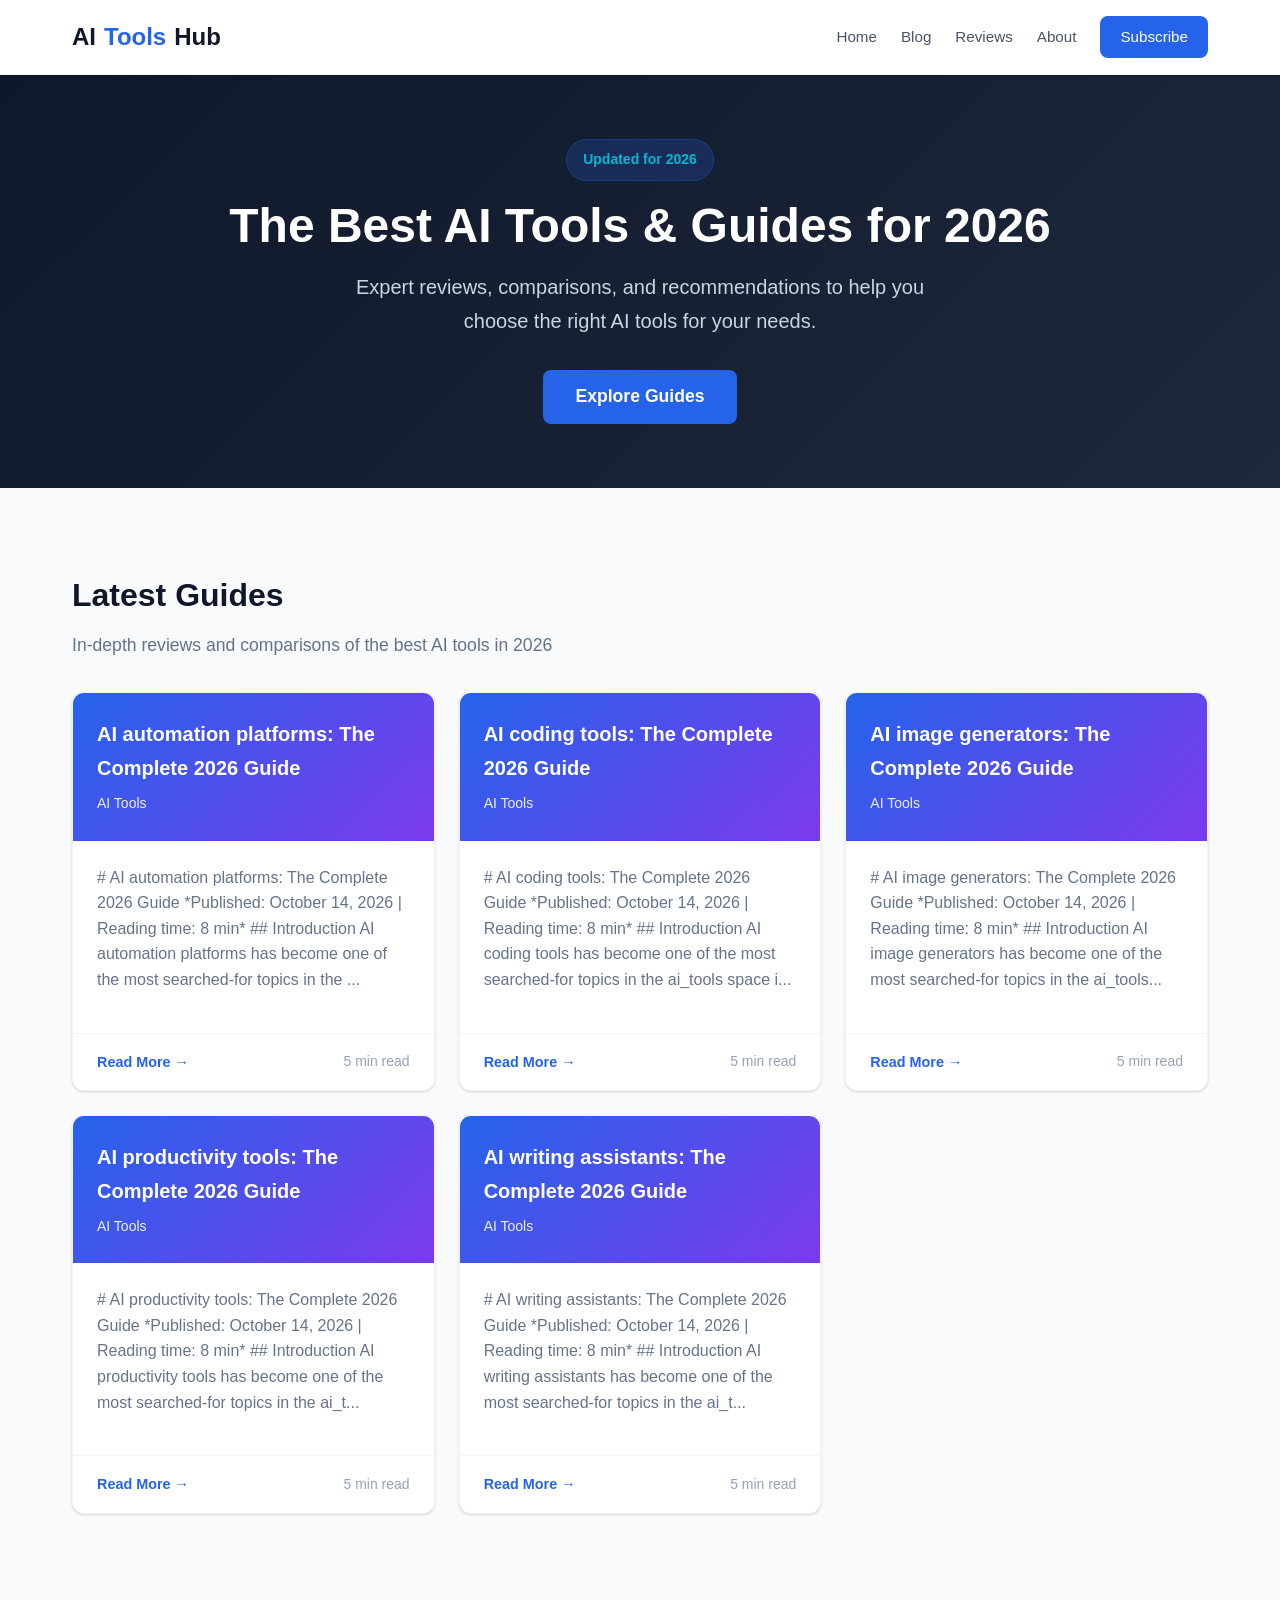
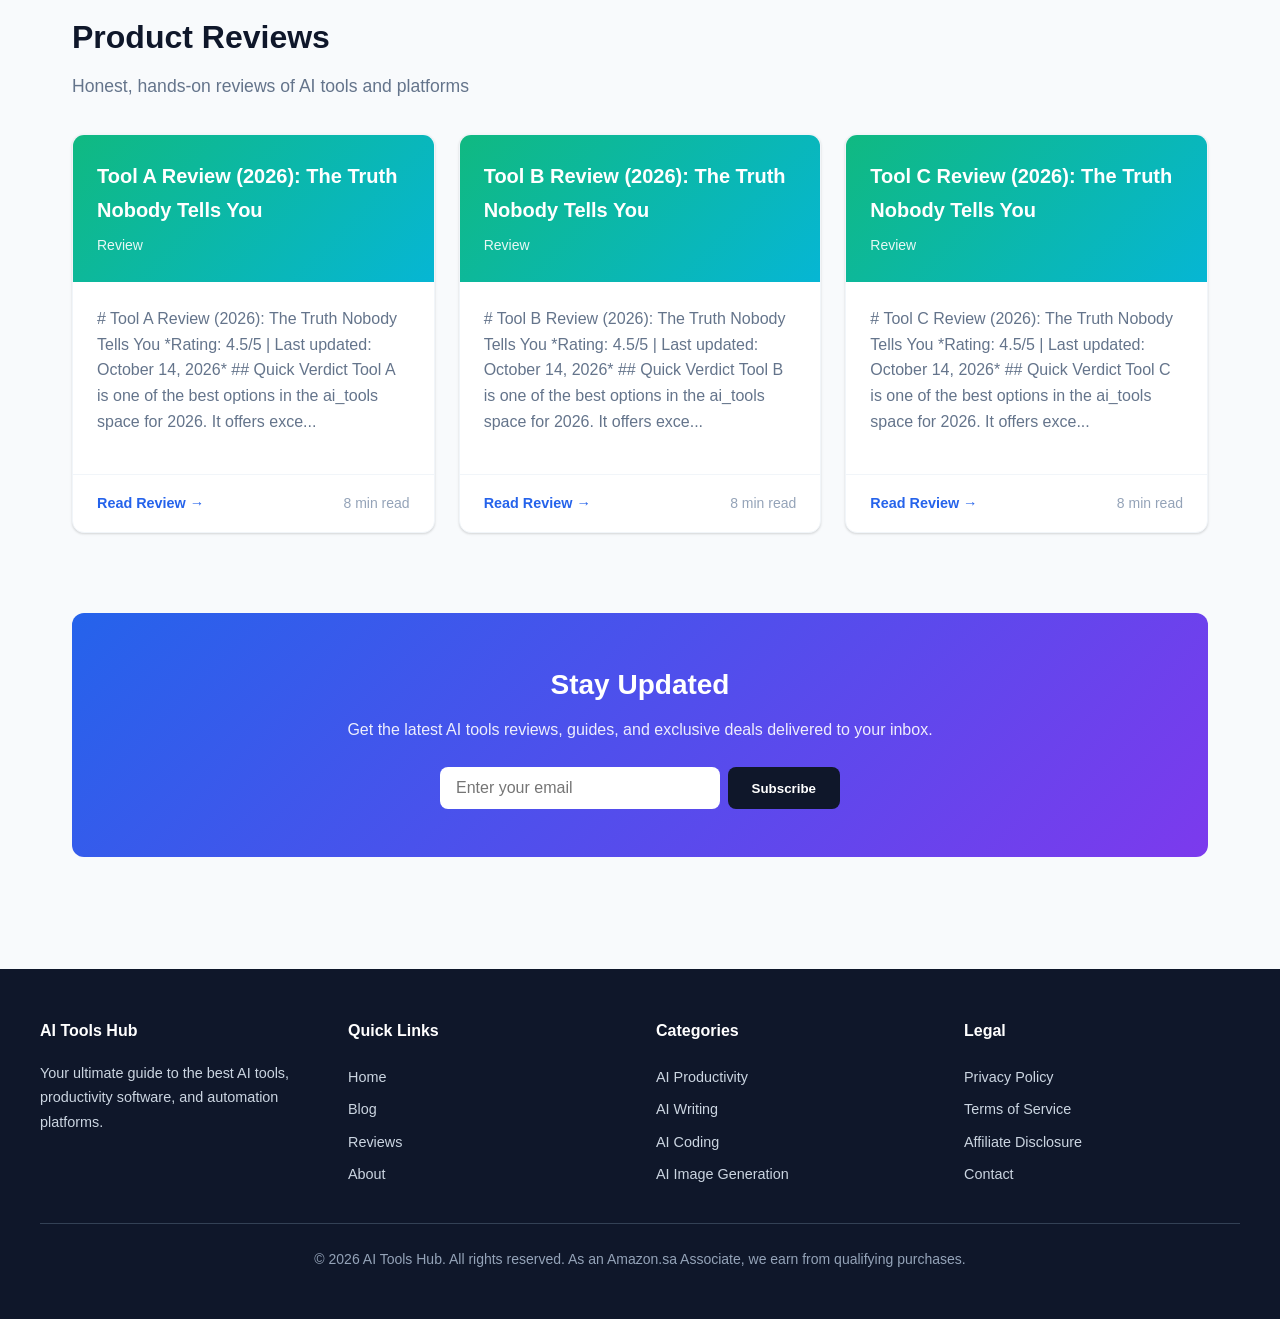
<file: index.html>
<!DOCTYPE html>
<html lang="en">
<head>
    <meta charset="UTF-8">
    <meta name="viewport" content="width=device-width, initial-scale=1.0">
    <meta name="description" content="AI Tools Hub — Your ultimate guide to the best AI tools, productivity software, and automation platforms in 2026.">
    <title>AI Tools Hub — Best AI Tools & Guides 2026</title>
    <link rel="stylesheet" href="css/style.css">
    <link rel="icon" href="data:image/svg+xml,<svg xmlns='http://www.w3.org/2000/svg' viewBox='0 0 100 100'><text y='.9em' font-size='90'>AI</text></svg>">
</head>
<body>
    <header class="header">
        <div class="header-inner">
            <a href="index.html" class="logo">AI<span>Tools</span>Hub</a>
            <nav class="nav">
                <a href="index.html" class="active">Home</a>
<a href="posts.html">Blog</a>
<a href="reviews.html">Reviews</a>
<a href="about.html">About</a>

                <a href="#newsletter" class="nav-cta">Subscribe</a>
            </nav>
        </div>
    </header>
    <section class="hero">
        <div class="hero-badge">Updated for 2026</div>
        <h1>The Best AI Tools & Guides for 2026</h1>
        <p>Expert reviews, comparisons, and recommendations to help you choose the right AI tools for your needs.</p>
        <a href="posts.html" class="cta-button">Explore Guides</a>
    </section>

    <div class="container">
        <section class="section">
            <h2 class="section-title">Latest Guides</h2>
            <p class="section-subtitle">In-depth reviews and comparisons of the best AI tools in 2026</p>
            <div class="cards-grid">

                <div class="card">
                    <div class="card-header">
                        <h3>AI automation platforms: The Complete 2026 Guide</h3>
                        <span class="category">AI Tools</span>
                    </div>
                    <div class="card-body">
                        <p># AI automation platforms: The Complete 2026 Guide  *Published: October 14, 2026 | Reading time: 8 min*  ## Introduction  AI automation platforms has become one of the most searched-for topics in the ...</p>
                    </div>
                    <div class="card-footer">
                        <a href="posts/AI_automation_platforms.html" class="card-link">Read More →</a>
                        <span style="color: var(--gray-500); font-size: 0.875rem;">5 min read</span>
                    </div>
                </div>

                <div class="card">
                    <div class="card-header">
                        <h3>AI coding tools: The Complete 2026 Guide</h3>
                        <span class="category">AI Tools</span>
                    </div>
                    <div class="card-body">
                        <p># AI coding tools: The Complete 2026 Guide  *Published: October 14, 2026 | Reading time: 8 min*  ## Introduction  AI coding tools has become one of the most searched-for topics in the ai_tools space i...</p>
                    </div>
                    <div class="card-footer">
                        <a href="posts/AI_coding_tools.html" class="card-link">Read More →</a>
                        <span style="color: var(--gray-500); font-size: 0.875rem;">5 min read</span>
                    </div>
                </div>

                <div class="card">
                    <div class="card-header">
                        <h3>AI image generators: The Complete 2026 Guide</h3>
                        <span class="category">AI Tools</span>
                    </div>
                    <div class="card-body">
                        <p># AI image generators: The Complete 2026 Guide  *Published: October 14, 2026 | Reading time: 8 min*  ## Introduction  AI image generators has become one of the most searched-for topics in the ai_tools...</p>
                    </div>
                    <div class="card-footer">
                        <a href="posts/AI_image_generators.html" class="card-link">Read More →</a>
                        <span style="color: var(--gray-500); font-size: 0.875rem;">5 min read</span>
                    </div>
                </div>

                <div class="card">
                    <div class="card-header">
                        <h3>AI productivity tools: The Complete 2026 Guide</h3>
                        <span class="category">AI Tools</span>
                    </div>
                    <div class="card-body">
                        <p># AI productivity tools: The Complete 2026 Guide  *Published: October 14, 2026 | Reading time: 8 min*  ## Introduction  AI productivity tools has become one of the most searched-for topics in the ai_t...</p>
                    </div>
                    <div class="card-footer">
                        <a href="posts/AI_productivity_tools.html" class="card-link">Read More →</a>
                        <span style="color: var(--gray-500); font-size: 0.875rem;">5 min read</span>
                    </div>
                </div>

                <div class="card">
                    <div class="card-header">
                        <h3>AI writing assistants: The Complete 2026 Guide</h3>
                        <span class="category">AI Tools</span>
                    </div>
                    <div class="card-body">
                        <p># AI writing assistants: The Complete 2026 Guide  *Published: October 14, 2026 | Reading time: 8 min*  ## Introduction  AI writing assistants has become one of the most searched-for topics in the ai_t...</p>
                    </div>
                    <div class="card-footer">
                        <a href="posts/AI_writing_assistants.html" class="card-link">Read More →</a>
                        <span style="color: var(--gray-500); font-size: 0.875rem;">5 min read</span>
                    </div>
                </div>

            </div>
        </section>

        <section class="section">
            <h2 class="section-title">Product Reviews</h2>
            <p class="section-subtitle">Honest, hands-on reviews of AI tools and platforms</p>
            <div class="cards-grid">

                <div class="card">
                    <div class="card-header" style="background: linear-gradient(135deg, var(--success) 0%, var(--accent) 100%);">
                        <h3>Tool A Review (2026): The Truth Nobody Tells You</h3>
                        <span class="category">Review</span>
                    </div>
                    <div class="card-body">
                        <p># Tool A Review (2026): The Truth Nobody Tells You  *Rating: 4.5/5 | Last updated: October 14, 2026*  ## Quick Verdict  Tool A is one of the best options in the ai_tools space for 2026. It offers exce...</p>
                    </div>
                    <div class="card-footer">
                        <a href="reviews/Tool_A_1.html" class="card-link">Read Review →</a>
                        <span style="color: var(--gray-500); font-size: 0.875rem;">8 min read</span>
                    </div>
                </div>

                <div class="card">
                    <div class="card-header" style="background: linear-gradient(135deg, var(--success) 0%, var(--accent) 100%);">
                        <h3>Tool B Review (2026): The Truth Nobody Tells You</h3>
                        <span class="category">Review</span>
                    </div>
                    <div class="card-body">
                        <p># Tool B Review (2026): The Truth Nobody Tells You  *Rating: 4.5/5 | Last updated: October 14, 2026*  ## Quick Verdict  Tool B is one of the best options in the ai_tools space for 2026. It offers exce...</p>
                    </div>
                    <div class="card-footer">
                        <a href="reviews/Tool_B_2.html" class="card-link">Read Review →</a>
                        <span style="color: var(--gray-500); font-size: 0.875rem;">8 min read</span>
                    </div>
                </div>

                <div class="card">
                    <div class="card-header" style="background: linear-gradient(135deg, var(--success) 0%, var(--accent) 100%);">
                        <h3>Tool C Review (2026): The Truth Nobody Tells You</h3>
                        <span class="category">Review</span>
                    </div>
                    <div class="card-body">
                        <p># Tool C Review (2026): The Truth Nobody Tells You  *Rating: 4.5/5 | Last updated: October 14, 2026*  ## Quick Verdict  Tool C is one of the best options in the ai_tools space for 2026. It offers exce...</p>
                    </div>
                    <div class="card-footer">
                        <a href="reviews/Tool_C_3.html" class="card-link">Read Review →</a>
                        <span style="color: var(--gray-500); font-size: 0.875rem;">8 min read</span>
                    </div>
                </div>

            </div>
        </section>

        <section id="newsletter">
            <div class="newsletter">
                <h2>Stay Updated</h2>
                <p>Get the latest AI tools reviews, guides, and exclusive deals delivered to your inbox.</p>
                <form class="newsletter-form" onsubmit="handleSubscribe(event)">
                    <input type="email" placeholder="Enter your email" required>
                    <button type="submit">Subscribe</button>
                </form>
            </div>
        </section>
    </div>

    <footer class="footer">
        <div class="footer-inner">
            <div>
                <h4>AI Tools Hub</h4>
                <p style="font-size: 0.9rem; margin-top: 0.5rem;">Your ultimate guide to the best AI tools, productivity software, and automation platforms.</p>
            </div>
            <div>
                <h4>Quick Links</h4>
                <a href="index.html">Home</a>
                <a href="posts.html">Blog</a>
                <a href="reviews.html">Reviews</a>
                <a href="about.html">About</a>
            </div>
            <div>
                <h4>Categories</h4>
                <a href="posts.html">AI Productivity</a>
                <a href="posts.html">AI Writing</a>
                <a href="posts.html">AI Coding</a>
                <a href="posts.html">AI Image Generation</a>
            </div>
            <div>
                <h4>Legal</h4>
                <a href="#">Privacy Policy</a>
                <a href="#">Terms of Service</a>
                <a href="#">Affiliate Disclosure</a>
                <a href="#">Contact</a>
            </div>
        </div>
        <div class="footer-bottom">
            <p>&copy; 2026 AI Tools Hub. All rights reserved. As an Amazon.sa Associate, we earn from qualifying purchases.</p>
        </div>
    </footer>
    <script src="js/main.js"></script>
</body>
</html>
</file>
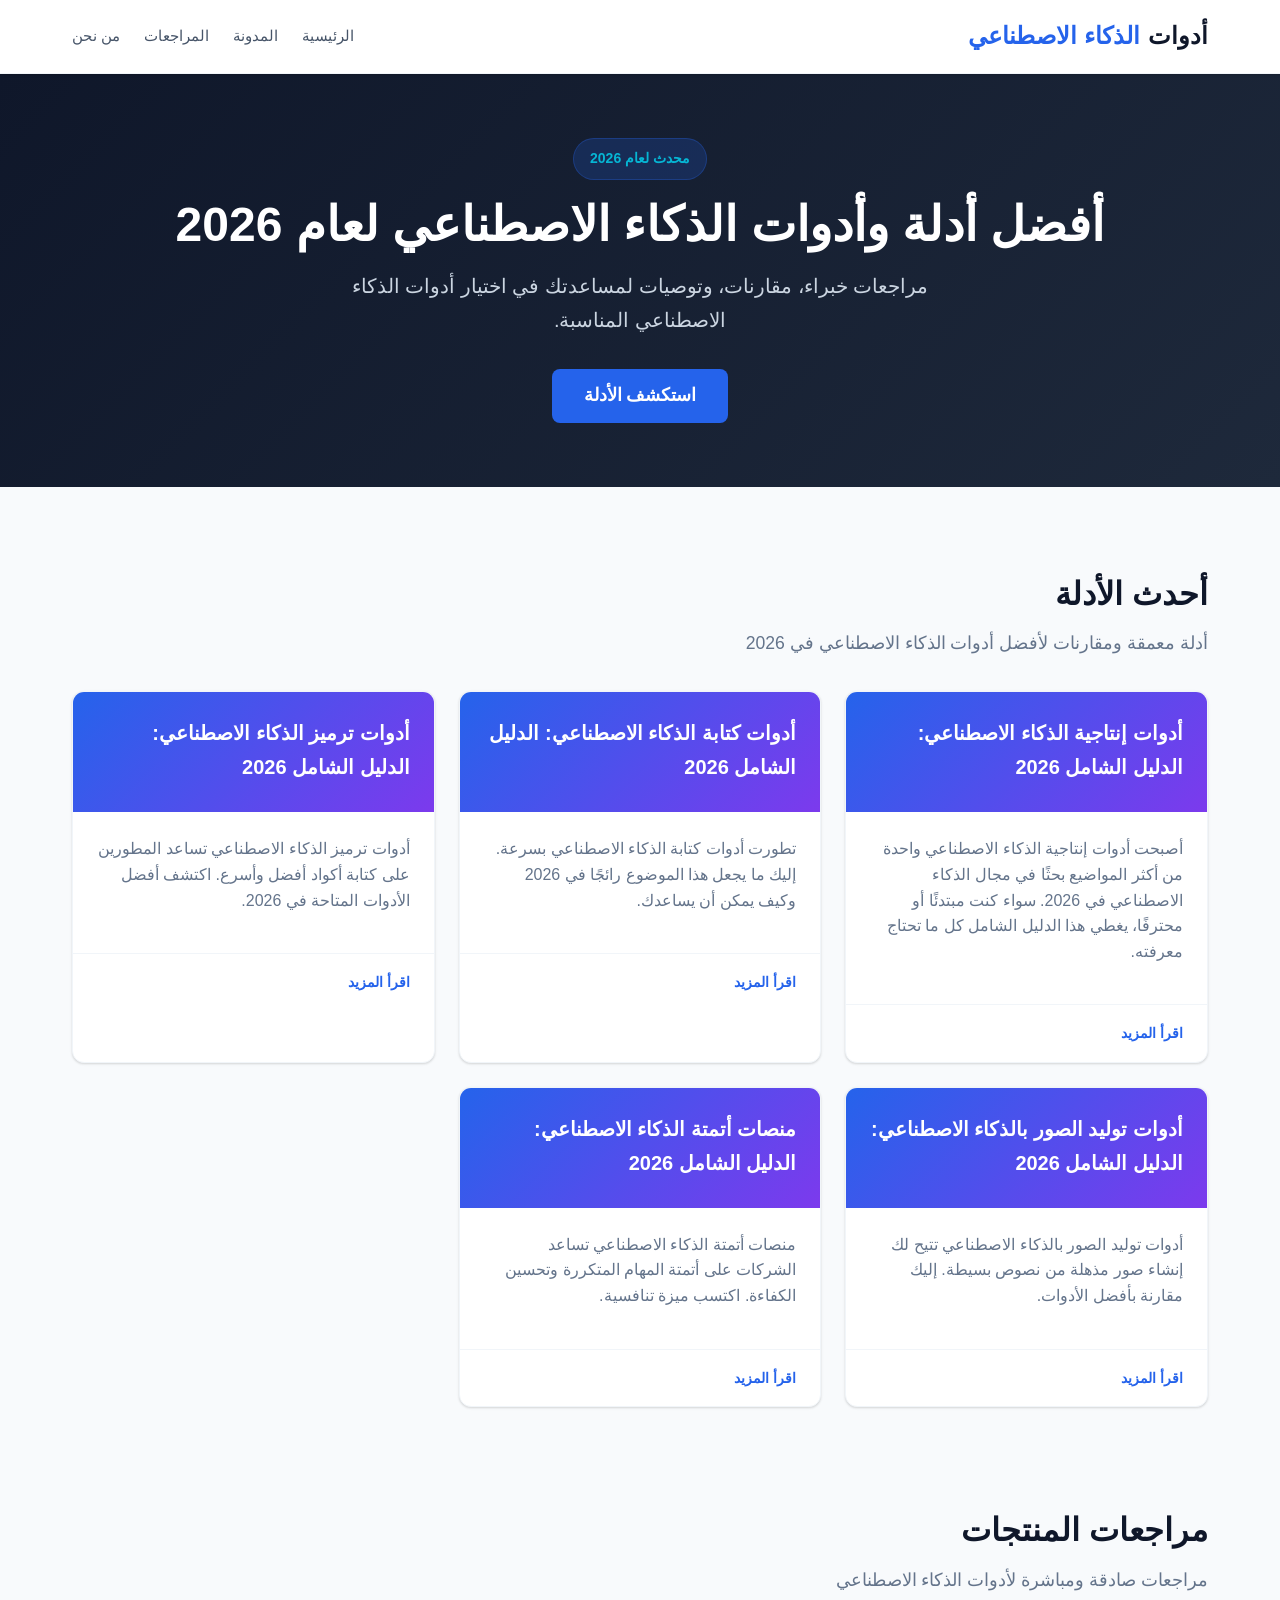
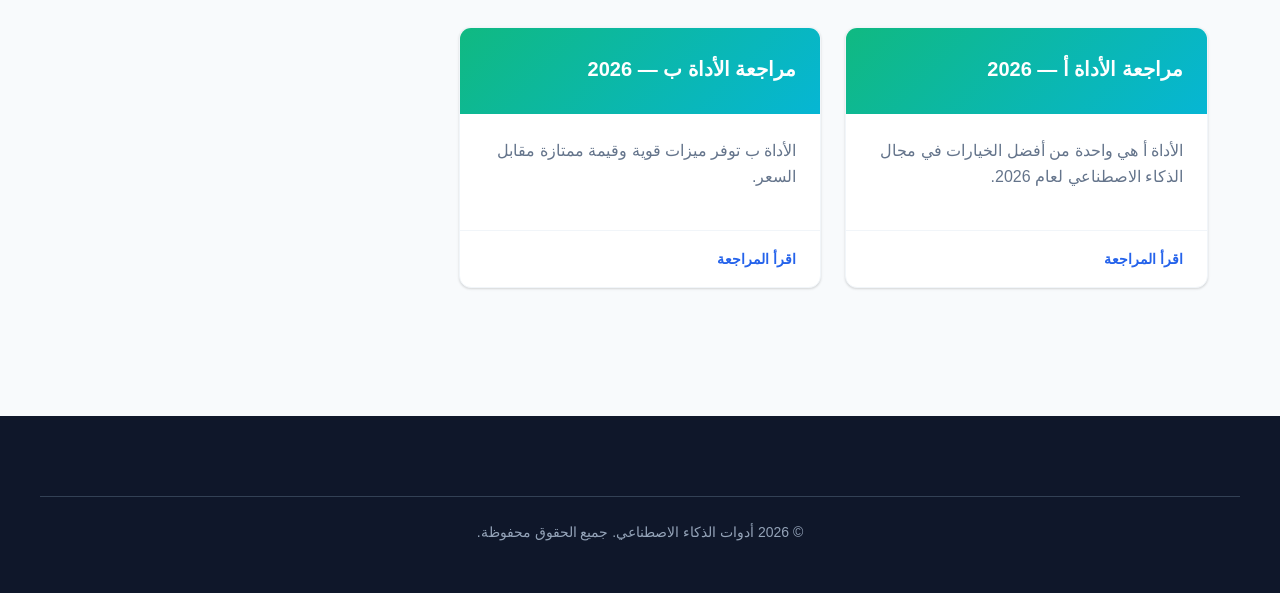
<file: ar/index.html>
<!DOCTYPE html>
<html lang="ar" dir="rtl">
<head>
    <meta charset="UTF-8">
    <meta name="viewport" content="width=device-width, initial-scale=1.0">
    <meta name="description" content="موقع أدوات الذكاء الاصطناعي — دليلك الشامل لأفضل أدوات الذكاء الاصطناعي والبرمجيات والأتمتة في 2026.">
    <title>أدوات الذكاء الاصطناعي — أفضل الأدلة والمراجعات 2026</title>
    <link rel="stylesheet" href="style.css">
    <link rel="icon" href="data:image/svg+xml,<svg xmlns='http://www.w3.org/2000/svg' viewBox='0 0 100 100'><text y='.9em' font-size='90'>AI</text></svg>">
</head>
<body>
    <header class="header">
        <div class="header-inner">
            <a href="index.html" class="logo">أدوات <span>الذكاء الاصطناعي</span></a>
            <nav class="nav">
                <a href="index.html">الرئيسية</a>
                <a href="../posts.html">المدونة</a>
                <a href="../reviews.html">المراجعات</a>
                <a href="../about.html">من نحن</a>
            </nav>
        </div>
    </header>
    <section class="hero">
        <div class="hero-badge">محدث لعام 2026</div>
        <h1>أفضل أدلة وأدوات الذكاء الاصطناعي لعام 2026</h1>
        <p>مراجعات خبراء، مقارنات، وتوصيات لمساعدتك في اختيار أدوات الذكاء الاصطناعي المناسبة.</p>
        <a href="../posts.html" class="cta-button">استكشف الأدلة</a>
    </section>
    <div class="container">
        <section class="section">
            <h2 class="section-title">أحدث الأدلة</h2>
            <p class="section-subtitle">أدلة معمقة ومقارنات لأفضل أدوات الذكاء الاصطناعي في 2026</p>
            <div class="cards-grid">
                <div class="card">
                    <div class="card-header">
                        <h3>أدوات إنتاجية الذكاء الاصطناعي: الدليل الشامل 2026</h3>
                    </div>
                    <div class="card-body">
                        <p>أصبحت أدوات إنتاجية الذكاء الاصطناعي واحدة من أكثر المواضيع بحثًا في مجال الذكاء الاصطناعي في 2026. سواء كنت مبتدئًا أو محترفًا، يغطي هذا الدليل الشامل كل ما تحتاج معرفته.</p>
                    </div>
                    <div class="card-footer">
                        <a href="../posts/AI_productivity_tools.html" class="card-link">اقرأ المزيد</a>
                    </div>
                </div>
                <div class="card">
                    <div class="card-header">
                        <h3>أدوات كتابة الذكاء الاصطناعي: الدليل الشامل 2026</h3>
                    </div>
                    <div class="card-body">
                        <p>تطورت أدوات كتابة الذكاء الاصطناعي بسرعة. إليك ما يجعل هذا الموضوع رائجًا في 2026 وكيف يمكن أن يساعدك.</p>
                    </div>
                    <div class="card-footer">
                        <a href="../posts/AI_writing_assistants.html" class="card-link">اقرأ المزيد</a>
                    </div>
                </div>
                <div class="card">
                    <div class="card-header">
                        <h3>أدوات ترميز الذكاء الاصطناعي: الدليل الشامل 2026</h3>
                    </div>
                    <div class="card-body">
                        <p>أدوات ترميز الذكاء الاصطناعي تساعد المطورين على كتابة أكواد أفضل وأسرع. اكتشف أفضل الأدوات المتاحة في 2026.</p>
                    </div>
                    <div class="card-footer">
                        <a href="../posts/AI_coding_tools.html" class="card-link">اقرأ المزيد</a>
                    </div>
                </div>
                <div class="card">
                    <div class="card-header">
                        <h3>أدوات توليد الصور بالذكاء الاصطناعي: الدليل الشامل 2026</h3>
                    </div>
                    <div class="card-body">
                        <p>أدوات توليد الصور بالذكاء الاصطناعي تتيح لك إنشاء صور مذهلة من نصوص بسيطة. إليك مقارنة بأفضل الأدوات.</p>
                    </div>
                    <div class="card-footer">
                        <a href="../posts/AI_image_generators.html" class="card-link">اقرأ المزيد</a>
                    </div>
                </div>
                <div class="card">
                    <div class="card-header">
                        <h3>منصات أتمتة الذكاء الاصطناعي: الدليل الشامل 2026</h3>
                    </div>
                    <div class="card-body">
                        <p>منصات أتمتة الذكاء الاصطناعي تساعد الشركات على أتمتة المهام المتكررة وتحسين الكفاءة. اكتسب ميزة تنافسية.</p>
                    </div>
                    <div class="card-footer">
                        <a href="../posts/AI_automation_platforms.html" class="card-link">اقرأ المزيد</a>
                    </div>
                </div>
            </div>
        </section>
        <section class="section">
            <h2 class="section-title">مراجعات المنتجات</h2>
            <p class="section-subtitle">مراجعات صادقة ومباشرة لأدوات الذكاء الاصطناعي</p>
            <div class="cards-grid">
                <div class="card">
                    <div class="card-header" style="background: linear-gradient(135deg, var(--success) 0%, var(--accent) 100%);">
                        <h3>مراجعة الأداة أ — 2026</h3>
                    </div>
                    <div class="card-body">
                        <p>الأداة أ هي واحدة من أفضل الخيارات في مجال الذكاء الاصطناعي لعام 2026.</p>
                    </div>
                    <div class="card-footer">
                        <a href="../reviews/Tool_A_1.html" class="card-link">اقرأ المراجعة</a>
                    </div>
                </div>
                <div class="card">
                    <div class="card-header" style="background: linear-gradient(135deg, var(--success) 0%, var(--accent) 100%);">
                        <h3>مراجعة الأداة ب — 2026</h3>
                    </div>
                    <div class="card-body">
                        <p>الأداة ب توفر ميزات قوية وقيمة ممتازة مقابل السعر.</p>
                    </div>
                    <div class="card-footer">
                        <a href="../reviews/Tool_B_2.html" class="card-link">اقرأ المراجعة</a>
                    </div>
                </div>
            </div>
        </section>
    </div>
    <footer class="footer">
        <div class="footer-bottom">
            <p>&copy; 2026 أدوات الذكاء الاصطناعي. جميع الحقوق محفوظة.</p>
        </div>
    </footer>
</body>
</html>
</file>
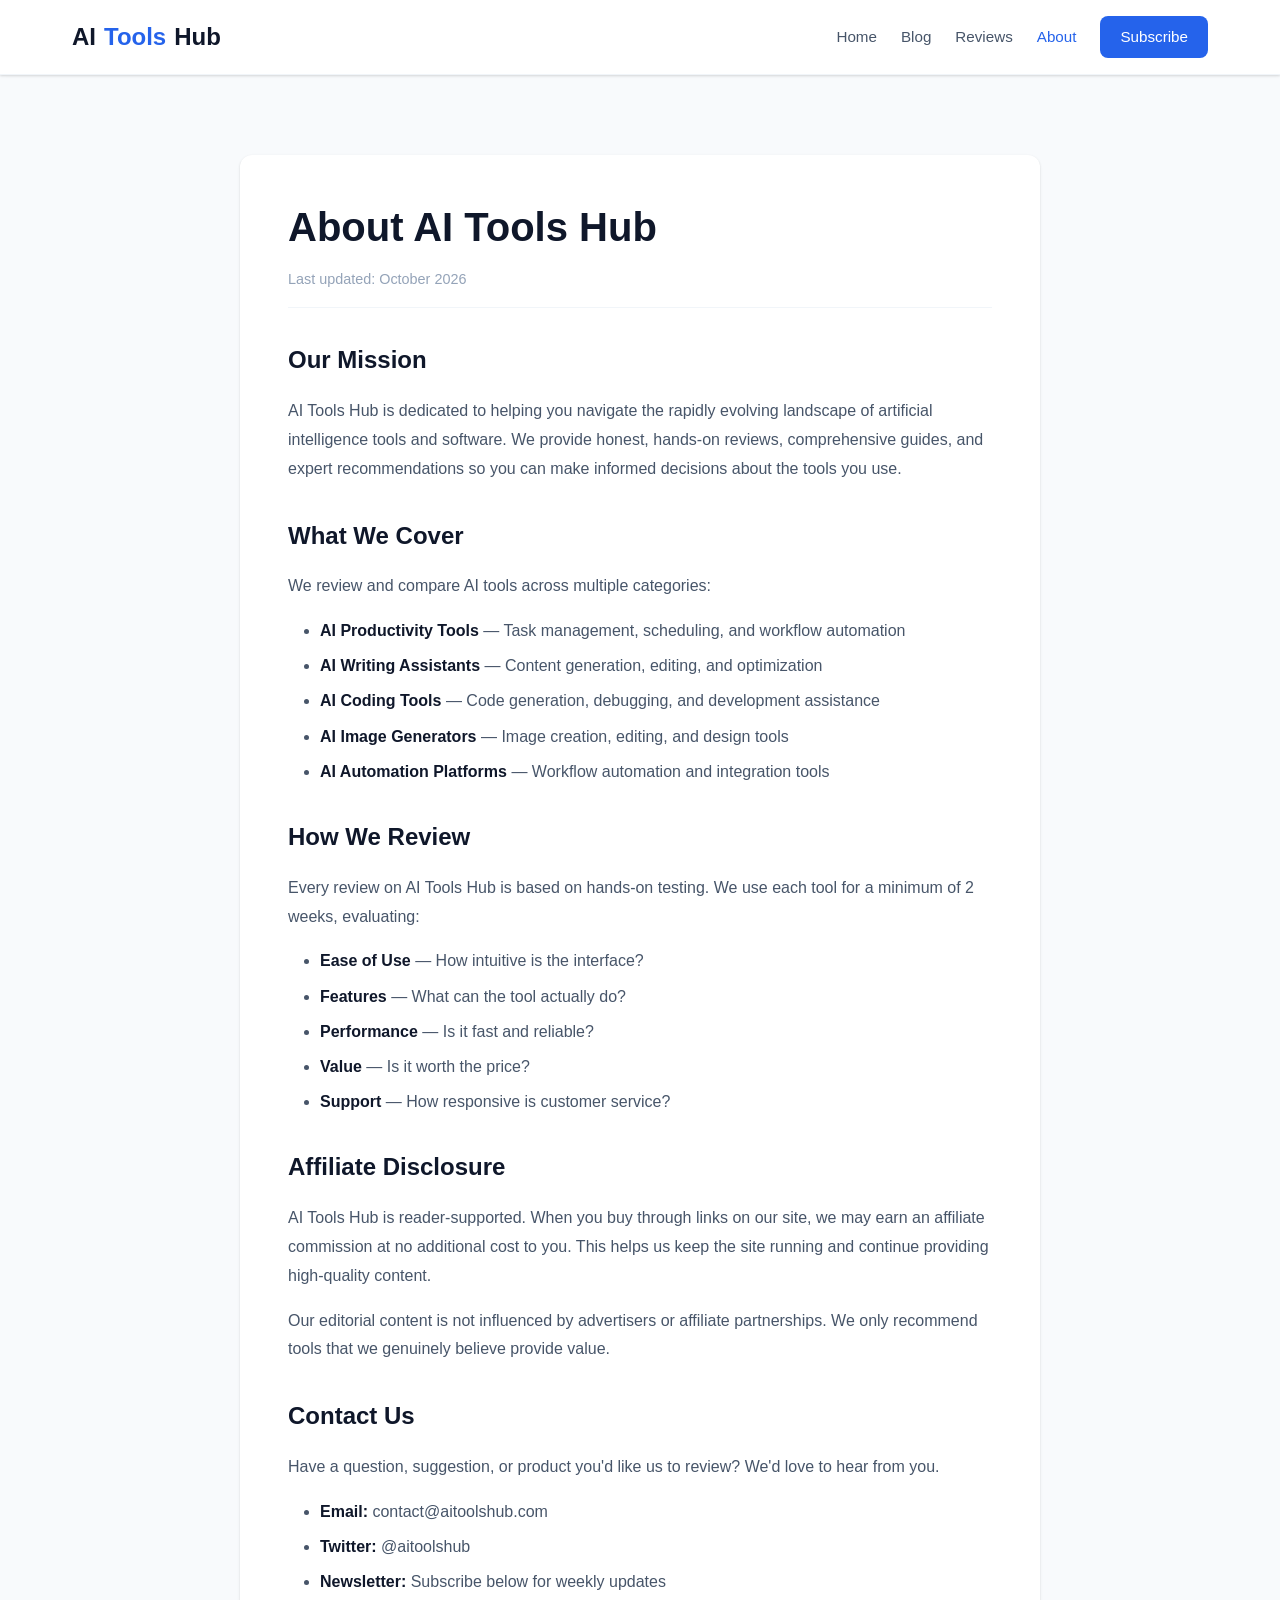
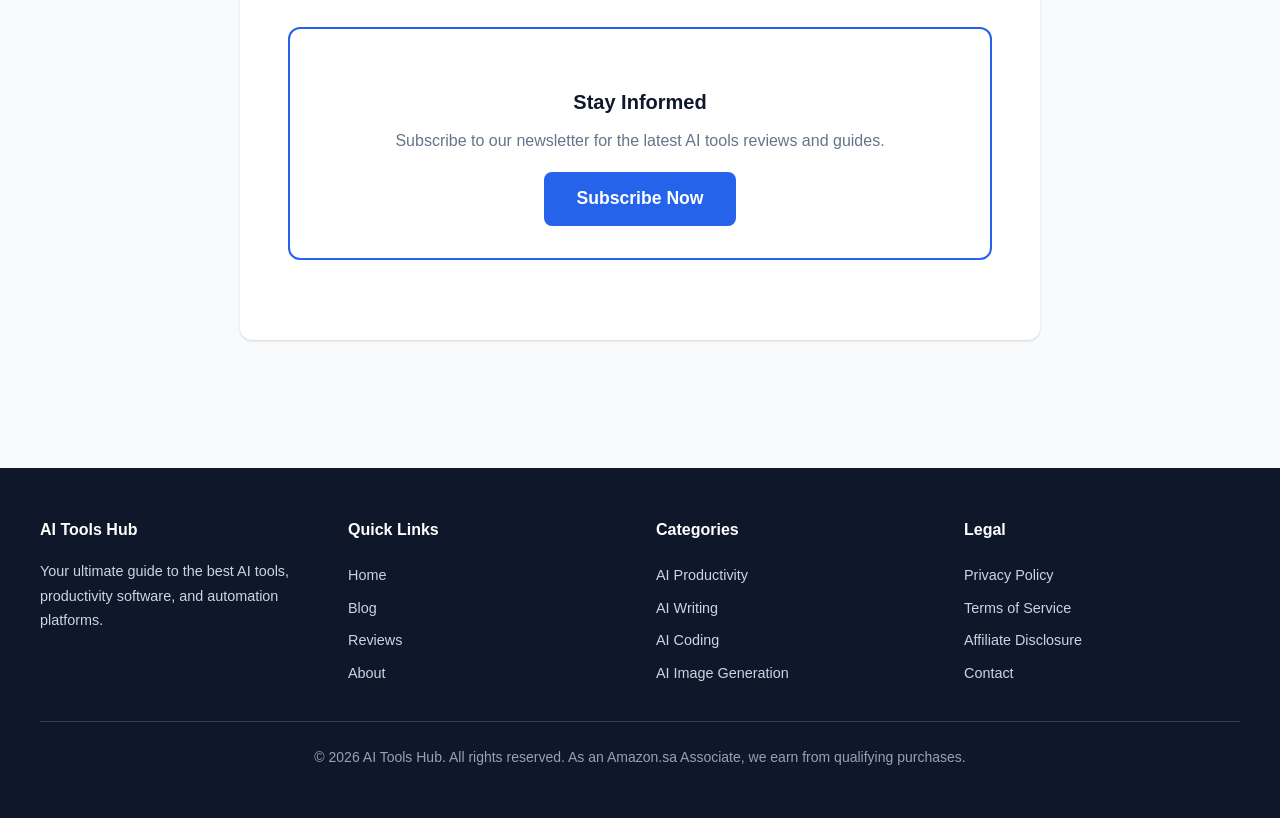
<file: about.html>
<!DOCTYPE html>
<html lang="en">
<head>
    <meta charset="UTF-8">
    <meta name="viewport" content="width=device-width, initial-scale=1.0">
    <meta name="description" content="AI Tools Hub — Your ultimate guide to the best AI tools, productivity software, and automation platforms in 2026.">
    <title>AI Tools Hub — Best AI Tools & Guides 2026</title>
    <link rel="stylesheet" href="css/style.css">
    <link rel="icon" href="data:image/svg+xml,<svg xmlns='http://www.w3.org/2000/svg' viewBox='0 0 100 100'><text y='.9em' font-size='90'>AI</text></svg>">
</head>
<body>
    <header class="header">
        <div class="header-inner">
            <a href="index.html" class="logo">AI<span>Tools</span>Hub</a>
            <nav class="nav">
                <a href="index.html">Home</a>
<a href="posts.html">Blog</a>
<a href="reviews.html">Reviews</a>
<a href="about.html" style="color: var(--primary);">About</a>

                <a href="#newsletter" class="nav-cta">Subscribe</a>
            </nav>
        </div>
    </header>
    <div class="container">
        <section class="section">
            <article class="article">
                <h1>About AI Tools Hub</h1>
                <div class="article-meta">Last updated: October 2026</div>
                
                <h2>Our Mission</h2>
                <p>AI Tools Hub is dedicated to helping you navigate the rapidly evolving landscape of artificial intelligence tools and software. We provide honest, hands-on reviews, comprehensive guides, and expert recommendations so you can make informed decisions about the tools you use.</p>
                
                <h2>What We Cover</h2>
                <p>We review and compare AI tools across multiple categories:</p>
                <ul>
                    <li><strong>AI Productivity Tools</strong> — Task management, scheduling, and workflow automation</li>
                    <li><strong>AI Writing Assistants</strong> — Content generation, editing, and optimization</li>
                    <li><strong>AI Coding Tools</strong> — Code generation, debugging, and development assistance</li>
                    <li><strong>AI Image Generators</strong> — Image creation, editing, and design tools</li>
                    <li><strong>AI Automation Platforms</strong> — Workflow automation and integration tools</li>
                </ul>
                
                <h2>How We Review</h2>
                <p>Every review on AI Tools Hub is based on hands-on testing. We use each tool for a minimum of 2 weeks, evaluating:</p>
                <ul>
                    <li><strong>Ease of Use</strong> — How intuitive is the interface?</li>
                    <li><strong>Features</strong> — What can the tool actually do?</li>
                    <li><strong>Performance</strong> — Is it fast and reliable?</li>
                    <li><strong>Value</strong> — Is it worth the price?</li>
                    <li><strong>Support</strong> — How responsive is customer service?</li>
                </ul>
                
                <h2>Affiliate Disclosure</h2>
                <p>AI Tools Hub is reader-supported. When you buy through links on our site, we may earn an affiliate commission at no additional cost to you. This helps us keep the site running and continue providing high-quality content.</p>
                <p>Our editorial content is not influenced by advertisers or affiliate partnerships. We only recommend tools that we genuinely believe provide value.</p>
                
                <h2>Contact Us</h2>
                <p>Have a question, suggestion, or product you'd like us to review? We'd love to hear from you.</p>
                <ul>
                    <li><strong>Email:</strong> contact@aitoolshub.com</li>
                    <li><strong>Twitter:</strong> @aitoolshub</li>
                    <li><strong>Newsletter:</strong> Subscribe below for weekly updates</li>
                </ul>
                
                <div class="cta-box">
                    <h3>Stay Informed</h3>
                    <p>Subscribe to our newsletter for the latest AI tools reviews and guides.</p>
                    <a href="#newsletter" class="cta-button">Subscribe Now</a>
                </div>
            </article>
        </section>
    </div>

    <footer class="footer">
        <div class="footer-inner">
            <div>
                <h4>AI Tools Hub</h4>
                <p style="font-size: 0.9rem; margin-top: 0.5rem;">Your ultimate guide to the best AI tools, productivity software, and automation platforms.</p>
            </div>
            <div>
                <h4>Quick Links</h4>
                <a href="index.html">Home</a>
                <a href="posts.html">Blog</a>
                <a href="reviews.html">Reviews</a>
                <a href="about.html">About</a>
            </div>
            <div>
                <h4>Categories</h4>
                <a href="posts.html">AI Productivity</a>
                <a href="posts.html">AI Writing</a>
                <a href="posts.html">AI Coding</a>
                <a href="posts.html">AI Image Generation</a>
            </div>
            <div>
                <h4>Legal</h4>
                <a href="#">Privacy Policy</a>
                <a href="#">Terms of Service</a>
                <a href="#">Affiliate Disclosure</a>
                <a href="#">Contact</a>
            </div>
        </div>
        <div class="footer-bottom">
            <p>&copy; 2026 AI Tools Hub. All rights reserved. As an Amazon.sa Associate, we earn from qualifying purchases.</p>
        </div>
    </footer>
    <script src="js/main.js"></script>
</body>
</html>
</file>
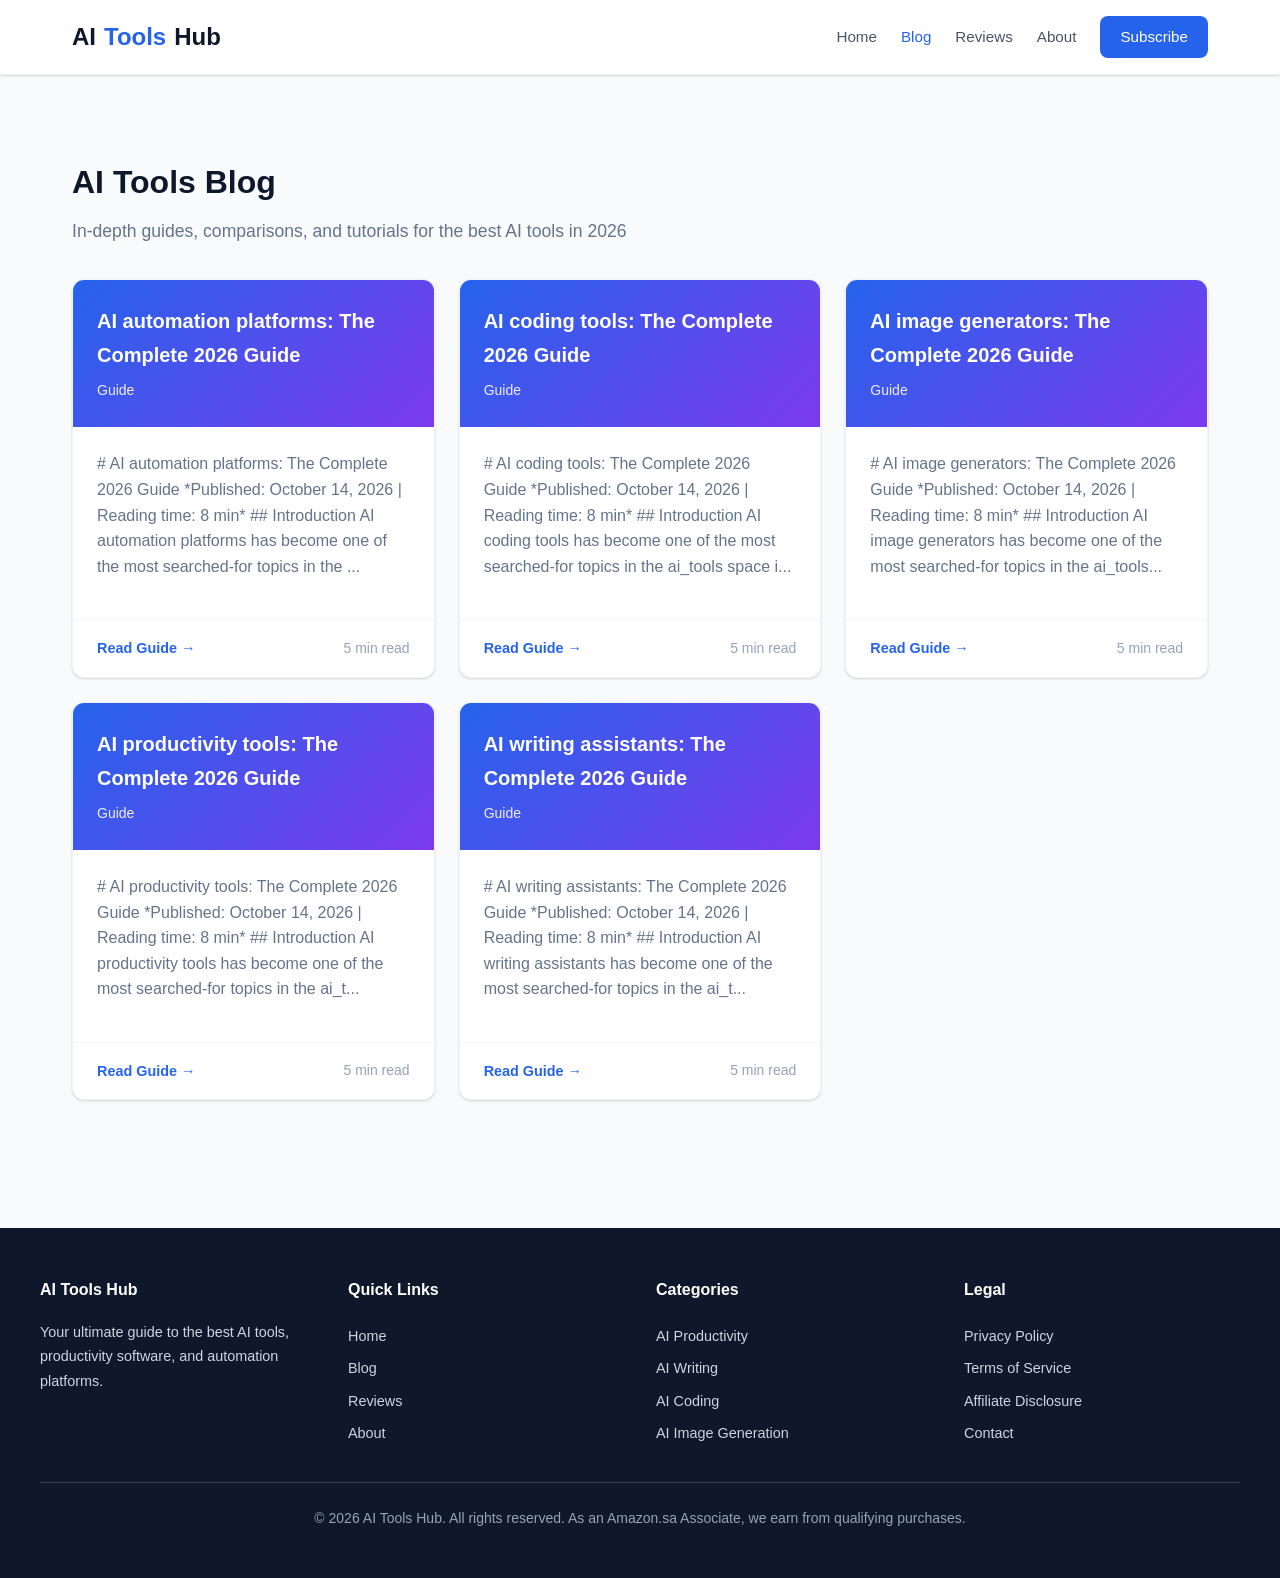
<file: posts.html>
<!DOCTYPE html>
<html lang="en">
<head>
    <meta charset="UTF-8">
    <meta name="viewport" content="width=device-width, initial-scale=1.0">
    <meta name="description" content="AI Tools Hub — Your ultimate guide to the best AI tools, productivity software, and automation platforms in 2026.">
    <title>AI Tools Hub — Best AI Tools & Guides 2026</title>
    <link rel="stylesheet" href="css/style.css">
    <link rel="icon" href="data:image/svg+xml,<svg xmlns='http://www.w3.org/2000/svg' viewBox='0 0 100 100'><text y='.9em' font-size='90'>AI</text></svg>">
</head>
<body>
    <header class="header">
        <div class="header-inner">
            <a href="index.html" class="logo">AI<span>Tools</span>Hub</a>
            <nav class="nav">
                <a href="index.html">Home</a>
<a href="posts.html" style="color: var(--primary);">Blog</a>
<a href="reviews.html">Reviews</a>
<a href="about.html">About</a>

                <a href="#newsletter" class="nav-cta">Subscribe</a>
            </nav>
        </div>
    </header>
    <div class="container">
        <section class="section">
            <h1 class="section-title">AI Tools Blog</h1>
            <p class="section-subtitle">In-depth guides, comparisons, and tutorials for the best AI tools in 2026</p>
            <div class="cards-grid">

                <div class="card">
                    <div class="card-header">
                        <h3>AI automation platforms: The Complete 2026 Guide</h3>
                        <span class="category">Guide</span>
                    </div>
                    <div class="card-body">
                        <p># AI automation platforms: The Complete 2026 Guide  *Published: October 14, 2026 | Reading time: 8 min*  ## Introduction  AI automation platforms has become one of the most searched-for topics in the ...</p>
                    </div>
                    <div class="card-footer">
                        <a href="posts/AI_automation_platforms.html" class="card-link">Read Guide →</a>
                        <span style="color: var(--gray-500); font-size: 0.875rem;">5 min read</span>
                    </div>
                </div>

                <div class="card">
                    <div class="card-header">
                        <h3>AI coding tools: The Complete 2026 Guide</h3>
                        <span class="category">Guide</span>
                    </div>
                    <div class="card-body">
                        <p># AI coding tools: The Complete 2026 Guide  *Published: October 14, 2026 | Reading time: 8 min*  ## Introduction  AI coding tools has become one of the most searched-for topics in the ai_tools space i...</p>
                    </div>
                    <div class="card-footer">
                        <a href="posts/AI_coding_tools.html" class="card-link">Read Guide →</a>
                        <span style="color: var(--gray-500); font-size: 0.875rem;">5 min read</span>
                    </div>
                </div>

                <div class="card">
                    <div class="card-header">
                        <h3>AI image generators: The Complete 2026 Guide</h3>
                        <span class="category">Guide</span>
                    </div>
                    <div class="card-body">
                        <p># AI image generators: The Complete 2026 Guide  *Published: October 14, 2026 | Reading time: 8 min*  ## Introduction  AI image generators has become one of the most searched-for topics in the ai_tools...</p>
                    </div>
                    <div class="card-footer">
                        <a href="posts/AI_image_generators.html" class="card-link">Read Guide →</a>
                        <span style="color: var(--gray-500); font-size: 0.875rem;">5 min read</span>
                    </div>
                </div>

                <div class="card">
                    <div class="card-header">
                        <h3>AI productivity tools: The Complete 2026 Guide</h3>
                        <span class="category">Guide</span>
                    </div>
                    <div class="card-body">
                        <p># AI productivity tools: The Complete 2026 Guide  *Published: October 14, 2026 | Reading time: 8 min*  ## Introduction  AI productivity tools has become one of the most searched-for topics in the ai_t...</p>
                    </div>
                    <div class="card-footer">
                        <a href="posts/AI_productivity_tools.html" class="card-link">Read Guide →</a>
                        <span style="color: var(--gray-500); font-size: 0.875rem;">5 min read</span>
                    </div>
                </div>

                <div class="card">
                    <div class="card-header">
                        <h3>AI writing assistants: The Complete 2026 Guide</h3>
                        <span class="category">Guide</span>
                    </div>
                    <div class="card-body">
                        <p># AI writing assistants: The Complete 2026 Guide  *Published: October 14, 2026 | Reading time: 8 min*  ## Introduction  AI writing assistants has become one of the most searched-for topics in the ai_t...</p>
                    </div>
                    <div class="card-footer">
                        <a href="posts/AI_writing_assistants.html" class="card-link">Read Guide →</a>
                        <span style="color: var(--gray-500); font-size: 0.875rem;">5 min read</span>
                    </div>
                </div>

            </div>
        </section>
    </div>

    <footer class="footer">
        <div class="footer-inner">
            <div>
                <h4>AI Tools Hub</h4>
                <p style="font-size: 0.9rem; margin-top: 0.5rem;">Your ultimate guide to the best AI tools, productivity software, and automation platforms.</p>
            </div>
            <div>
                <h4>Quick Links</h4>
                <a href="index.html">Home</a>
                <a href="posts.html">Blog</a>
                <a href="reviews.html">Reviews</a>
                <a href="about.html">About</a>
            </div>
            <div>
                <h4>Categories</h4>
                <a href="posts.html">AI Productivity</a>
                <a href="posts.html">AI Writing</a>
                <a href="posts.html">AI Coding</a>
                <a href="posts.html">AI Image Generation</a>
            </div>
            <div>
                <h4>Legal</h4>
                <a href="#">Privacy Policy</a>
                <a href="#">Terms of Service</a>
                <a href="#">Affiliate Disclosure</a>
                <a href="#">Contact</a>
            </div>
        </div>
        <div class="footer-bottom">
            <p>&copy; 2026 AI Tools Hub. All rights reserved. As an Amazon.sa Associate, we earn from qualifying purchases.</p>
        </div>
    </footer>
    <script src="js/main.js"></script>
</body>
</html>
</file>
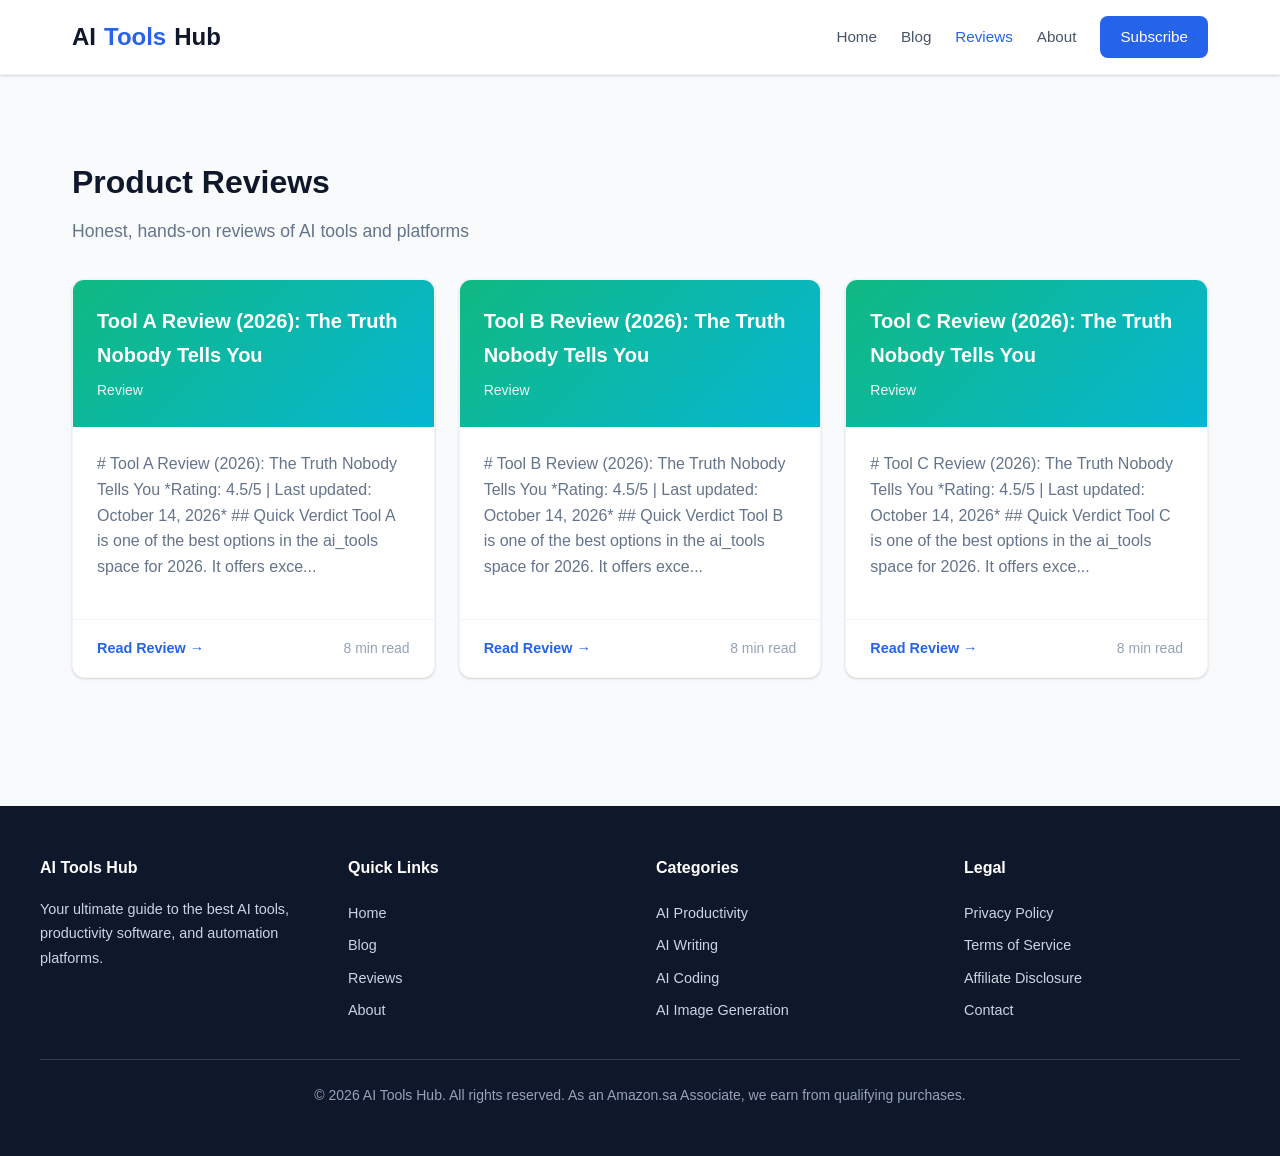
<file: reviews.html>
<!DOCTYPE html>
<html lang="en">
<head>
    <meta charset="UTF-8">
    <meta name="viewport" content="width=device-width, initial-scale=1.0">
    <meta name="description" content="AI Tools Hub — Your ultimate guide to the best AI tools, productivity software, and automation platforms in 2026.">
    <title>AI Tools Hub — Best AI Tools & Guides 2026</title>
    <link rel="stylesheet" href="css/style.css">
    <link rel="icon" href="data:image/svg+xml,<svg xmlns='http://www.w3.org/2000/svg' viewBox='0 0 100 100'><text y='.9em' font-size='90'>AI</text></svg>">
</head>
<body>
    <header class="header">
        <div class="header-inner">
            <a href="index.html" class="logo">AI<span>Tools</span>Hub</a>
            <nav class="nav">
                <a href="index.html">Home</a>
<a href="posts.html">Blog</a>
<a href="reviews.html" style="color: var(--primary);">Reviews</a>
<a href="about.html">About</a>

                <a href="#newsletter" class="nav-cta">Subscribe</a>
            </nav>
        </div>
    </header>
    <div class="container">
        <section class="section">
            <h1 class="section-title">Product Reviews</h1>
            <p class="section-subtitle">Honest, hands-on reviews of AI tools and platforms</p>
            <div class="cards-grid">

                <div class="card">
                    <div class="card-header" style="background: linear-gradient(135deg, var(--success) 0%, var(--accent) 100%);">
                        <h3>Tool A Review (2026): The Truth Nobody Tells You</h3>
                        <span class="category">Review</span>
                    </div>
                    <div class="card-body">
                        <p># Tool A Review (2026): The Truth Nobody Tells You  *Rating: 4.5/5 | Last updated: October 14, 2026*  ## Quick Verdict  Tool A is one of the best options in the ai_tools space for 2026. It offers exce...</p>
                    </div>
                    <div class="card-footer">
                        <a href="reviews/Tool_A_1.html" class="card-link">Read Review →</a>
                        <span style="color: var(--gray-500); font-size: 0.875rem;">8 min read</span>
                    </div>
                </div>

                <div class="card">
                    <div class="card-header" style="background: linear-gradient(135deg, var(--success) 0%, var(--accent) 100%);">
                        <h3>Tool B Review (2026): The Truth Nobody Tells You</h3>
                        <span class="category">Review</span>
                    </div>
                    <div class="card-body">
                        <p># Tool B Review (2026): The Truth Nobody Tells You  *Rating: 4.5/5 | Last updated: October 14, 2026*  ## Quick Verdict  Tool B is one of the best options in the ai_tools space for 2026. It offers exce...</p>
                    </div>
                    <div class="card-footer">
                        <a href="reviews/Tool_B_2.html" class="card-link">Read Review →</a>
                        <span style="color: var(--gray-500); font-size: 0.875rem;">8 min read</span>
                    </div>
                </div>

                <div class="card">
                    <div class="card-header" style="background: linear-gradient(135deg, var(--success) 0%, var(--accent) 100%);">
                        <h3>Tool C Review (2026): The Truth Nobody Tells You</h3>
                        <span class="category">Review</span>
                    </div>
                    <div class="card-body">
                        <p># Tool C Review (2026): The Truth Nobody Tells You  *Rating: 4.5/5 | Last updated: October 14, 2026*  ## Quick Verdict  Tool C is one of the best options in the ai_tools space for 2026. It offers exce...</p>
                    </div>
                    <div class="card-footer">
                        <a href="reviews/Tool_C_3.html" class="card-link">Read Review →</a>
                        <span style="color: var(--gray-500); font-size: 0.875rem;">8 min read</span>
                    </div>
                </div>

            </div>
        </section>
    </div>

    <footer class="footer">
        <div class="footer-inner">
            <div>
                <h4>AI Tools Hub</h4>
                <p style="font-size: 0.9rem; margin-top: 0.5rem;">Your ultimate guide to the best AI tools, productivity software, and automation platforms.</p>
            </div>
            <div>
                <h4>Quick Links</h4>
                <a href="index.html">Home</a>
                <a href="posts.html">Blog</a>
                <a href="reviews.html">Reviews</a>
                <a href="about.html">About</a>
            </div>
            <div>
                <h4>Categories</h4>
                <a href="posts.html">AI Productivity</a>
                <a href="posts.html">AI Writing</a>
                <a href="posts.html">AI Coding</a>
                <a href="posts.html">AI Image Generation</a>
            </div>
            <div>
                <h4>Legal</h4>
                <a href="#">Privacy Policy</a>
                <a href="#">Terms of Service</a>
                <a href="#">Affiliate Disclosure</a>
                <a href="#">Contact</a>
            </div>
        </div>
        <div class="footer-bottom">
            <p>&copy; 2026 AI Tools Hub. All rights reserved. As an Amazon.sa Associate, we earn from qualifying purchases.</p>
        </div>
    </footer>
    <script src="js/main.js"></script>
</body>
</html>
</file>
<file: css/style.css>
/* AI Money Machine — Professional Tech Blog Styles */
:root {
    --primary: #2563eb;
    --primary-dark: #1d4ed8;
    --secondary: #7c3aed;
    --accent: #06b6d4;
    --dark: #0f172a;
    --gray-900: #1e293b;
    --gray-800: #334155;
    --gray-700: #475569;
    --gray-600: #64748b;
    --gray-500: #94a3b8;
    --gray-400: #cbd5e1;
    --gray-300: #e2e8f0;
    --gray-200: #f1f5f9;
    --gray-100: #f8fafc;
    --white: #ffffff;
    --success: #10b981;
    --warning: #f59e0b;
    --danger: #ef4444;
    --radius: 8px;
    --radius-lg: 12px;
    --shadow: 0 1px 3px rgba(0,0,0,0.1), 0 1px 2px rgba(0,0,0,0.06);
    --shadow-md: 0 4px 6px -1px rgba(0,0,0,0.1), 0 2px 4px -1px rgba(0,0,0,0.06);
    --shadow-lg: 0 10px 15px -3px rgba(0,0,0,0.1), 0 4px 6px -2px rgba(0,0,0,0.05);
    --max-width: 1200px;
}

* {
    margin: 0;
    padding: 0;
    box-sizing: border-box;
}

body {
    font-family: -apple-system, BlinkMacSystemFont, 'Segoe UI', Roboto, 'Helvetica Neue', Arial, sans-serif;
    line-height: 1.7;
    color: var(--gray-800);
    background: var(--gray-100);
}

a {
    color: var(--primary);
    text-decoration: none;
    transition: color 0.2s;
}

a:hover {
    color: var(--primary-dark);
    text-decoration: underline;
}

/* Header */
.header {
    background: var(--white);
    border-bottom: 1px solid var(--gray-200);
    position: sticky;
    top: 0;
    z-index: 100;
    box-shadow: var(--shadow);
}

.header-inner {
    max-width: var(--max-width);
    margin: 0 auto;
    padding: 1rem 2rem;
    display: flex;
    align-items: center;
    justify-content: space-between;
}

.logo {
    font-size: 1.5rem;
    font-weight: 800;
    color: var(--dark);
    display: flex;
    align-items: center;
    gap: 0.5rem;
}

.logo span {
    color: var(--primary);
}

.nav {
    display: flex;
    gap: 1.5rem;
    align-items: center;
}

.nav a {
    color: var(--gray-700);
    font-weight: 500;
    font-size: 0.95rem;
}

.nav a:hover {
    color: var(--primary);
    text-decoration: none;
}

.nav-cta {
    background: var(--primary);
    color: var(--white) !important;
    padding: 0.5rem 1.25rem;
    border-radius: var(--radius);
    font-weight: 600;
}

.nav-cta:hover {
    background: var(--primary-dark);
}

/* Hero */
.hero {
    background: linear-gradient(135deg, var(--dark) 0%, var(--gray-900) 100%);
    color: var(--white);
    padding: 4rem 2rem;
    text-align: center;
}

.hero h1 {
    font-size: 3rem;
    font-weight: 800;
    margin-bottom: 1rem;
    line-height: 1.2;
}

.hero p {
    font-size: 1.25rem;
    color: var(--gray-400);
    max-width: 600px;
    margin: 0 auto 2rem;
}

.hero-badge {
    display: inline-block;
    background: rgba(37, 99, 235, 0.2);
    color: var(--accent);
    padding: 0.5rem 1rem;
    border-radius: 50px;
    font-size: 0.875rem;
    font-weight: 600;
    margin-bottom: 1rem;
    border: 1px solid rgba(37, 99, 235, 0.3);
}

/* Container */
.container {
    max-width: var(--max-width);
    margin: 0 auto;
    padding: 2rem;
}

/* Section */
.section {
    padding: 3rem 0;
}

.section-title {
    font-size: 2rem;
    font-weight: 700;
    color: var(--dark);
    margin-bottom: 0.5rem;
}

.section-subtitle {
    color: var(--gray-600);
    margin-bottom: 2rem;
    font-size: 1.1rem;
}

/* Cards Grid */
.cards-grid {
    display: grid;
    grid-template-columns: repeat(auto-fill, minmax(350px, 1fr));
    gap: 1.5rem;
}

.card {
    background: var(--white);
    border-radius: var(--radius-lg);
    overflow: hidden;
    box-shadow: var(--shadow);
    transition: transform 0.2s, box-shadow 0.2s;
    border: 1px solid var(--gray-200);
}

.card:hover {
    transform: translateY(-4px);
    box-shadow: var(--shadow-lg);
}

.card-header {
    padding: 1.5rem;
    background: linear-gradient(135deg, var(--primary) 0%, var(--secondary) 100%);
    color: var(--white);
}

.card-header h3 {
    font-size: 1.25rem;
    font-weight: 700;
    margin-bottom: 0.25rem;
}

.card-header .category {
    font-size: 0.875rem;
    opacity: 0.9;
}

.card-body {
    padding: 1.5rem;
}

.card-body p {
    color: var(--gray-600);
    margin-bottom: 1rem;
    line-height: 1.6;
}

.card-footer {
    padding: 1rem 1.5rem;
    border-top: 1px solid var(--gray-200);
    display: flex;
    justify-content: space-between;
    align-items: center;
}

.card-link {
    color: var(--primary);
    font-weight: 600;
    font-size: 0.9rem;
}

.card-link:hover {
    text-decoration: none;
    color: var(--primary-dark);
}

/* Article */
.article {
    background: var(--white);
    border-radius: var(--radius-lg);
    padding: 3rem;
    box-shadow: var(--shadow);
    max-width: 800px;
    margin: 0 auto;
}

.article h1 {
    font-size: 2.5rem;
    color: var(--dark);
    margin-bottom: 1rem;
    line-height: 1.2;
}

.article-meta {
    color: var(--gray-500);
    font-size: 0.9rem;
    margin-bottom: 2rem;
    padding-bottom: 1rem;
    border-bottom: 1px solid var(--gray-200);
}

.article h2 {
    font-size: 1.5rem;
    color: var(--dark);
    margin-top: 2rem;
    margin-bottom: 1rem;
}

.article h3 {
    font-size: 1.25rem;
    color: var(--gray-800);
    margin-top: 1.5rem;
    margin-bottom: 0.75rem;
}

.article p {
    margin-bottom: 1rem;
    line-height: 1.8;
    color: var(--gray-700);
}

.article ul, .article ol {
    margin: 1rem 0 1rem 2rem;
    color: var(--gray-700);
}

.article li {
    margin-bottom: 0.5rem;
}

.article table {
    width: 100%;
    border-collapse: collapse;
    margin: 1.5rem 0;
}

.article th, .article td {
    padding: 0.75rem 1rem;
    text-align: left;
    border-bottom: 1px solid var(--gray-300);
}

.article th {
    background: var(--gray-100);
    font-weight: 600;
    color: var(--dark);
}

.article blockquote {
    border-left: 4px solid var(--primary);
    padding: 1rem 1.5rem;
    margin: 1.5rem 0;
    background: var(--gray-100);
    border-radius: 0 var(--radius) var(--radius) 0;
    color: var(--gray-700);
    font-style: italic;
}

.article code {
    background: var(--gray-200);
    padding: 0.2rem 0.4rem;
    border-radius: 4px;
    font-size: 0.9em;
    font-family: 'SF Mono', Monaco, Consolas, monospace;
}

.article strong {
    color: var(--dark);
}

/* Sidebar Layout */
.layout {
    display: grid;
    grid-template-columns: 1fr 300px;
    gap: 2rem;
    max-width: var(--max-width);
    margin: 0 auto;
    padding: 2rem;
}

.sidebar {
    display: flex;
    flex-direction: column;
    gap: 1.5rem;
}

.sidebar-widget {
    background: var(--white);
    border-radius: var(--radius-lg);
    padding: 1.5rem;
    box-shadow: var(--shadow);
}

.sidebar-widget h3 {
    font-size: 1.1rem;
    color: var(--dark);
    margin-bottom: 1rem;
    padding-bottom: 0.5rem;
    border-bottom: 2px solid var(--primary);
}

.sidebar-widget ul {
    list-style: none;
}

.sidebar-widget li {
    padding: 0.5rem 0;
    border-bottom: 1px solid var(--gray-200);
}

.sidebar-widget li:last-child {
    border-bottom: none;
}

.sidebar-widget a {
    color: var(--gray-700);
    font-size: 0.95rem;
}

.sidebar-widget a:hover {
    color: var(--primary);
}

/* Newsletter */
.newsletter {
    background: linear-gradient(135deg, var(--primary) 0%, var(--secondary) 100%);
    color: var(--white);
    padding: 3rem 2rem;
    text-align: center;
    border-radius: var(--radius-lg);
    margin: 2rem 0;
}

.newsletter h2 {
    font-size: 1.75rem;
    margin-bottom: 0.5rem;
}

.newsletter p {
    opacity: 0.9;
    margin-bottom: 1.5rem;
}

.newsletter-form {
    display: flex;
    gap: 0.5rem;
    max-width: 400px;
    margin: 0 auto;
}

.newsletter-form input {
    flex: 1;
    padding: 0.75rem 1rem;
    border: none;
    border-radius: var(--radius);
    font-size: 1rem;
}

.newsletter-form button {
    background: var(--dark);
    color: var(--white);
    border: none;
    padding: 0.75rem 1.5rem;
    border-radius: var(--radius);
    font-weight: 600;
    cursor: pointer;
    transition: background 0.2s;
}

.newsletter-form button:hover {
    background: var(--gray-800);
}

/* CTA Box */
.cta-box {
    background: var(--white);
    border: 2px solid var(--primary);
    border-radius: var(--radius-lg);
    padding: 2rem;
    text-align: center;
    margin: 2rem 0;
}

.cta-box h3 {
    color: var(--dark);
    margin-bottom: 0.5rem;
}

.cta-box p {
    color: var(--gray-600);
    margin-bottom: 1rem;
}

.cta-button {
    display: inline-block;
    background: var(--primary);
    color: var(--white);
    padding: 0.75rem 2rem;
    border-radius: var(--radius);
    font-weight: 600;
    font-size: 1.1rem;
    transition: background 0.2s;
}

.cta-button:hover {
    background: var(--primary-dark);
    text-decoration: none;
}

/* Footer */
.footer {
    background: var(--dark);
    color: var(--gray-400);
    padding: 3rem 2rem;
    margin-top: 3rem;
}

.footer-inner {
    max-width: var(--max-width);
    margin: 0 auto;
    display: grid;
    grid-template-columns: repeat(auto-fit, minmax(200px, 1fr));
    gap: 2rem;
}

.footer h4 {
    color: var(--white);
    margin-bottom: 1rem;
    font-size: 1rem;
}

.footer a {
    color: var(--gray-400);
    display: block;
    padding: 0.25rem 0;
    font-size: 0.9rem;
}

.footer a:hover {
    color: var(--white);
}

.footer-bottom {
    max-width: var(--max-width);
    margin: 2rem auto 0;
    padding-top: 1.5rem;
    border-top: 1px solid var(--gray-800);
    text-align: center;
    font-size: 0.875rem;
    color: var(--gray-500);
}

/* Responsive */
@media (max-width: 768px) {
    .header-inner {
        flex-direction: column;
        gap: 1rem;
    }
    
    .nav {
        flex-wrap: wrap;
        justify-content: center;
    }
    
    .hero h1 {
        font-size: 2rem;
    }
    
    .cards-grid {
        grid-template-columns: 1fr;
    }
    
    .layout {
        grid-template-columns: 1fr;
    }
    
    .article {
        padding: 1.5rem;
    }
    
    .article h1 {
        font-size: 1.75rem;
    }
}

/* Print */
@media print {
    .header, .footer, .sidebar, .newsletter {
        display: none;
    }
    .article {
        box-shadow: none;
    }
}
</file>
<file: ar/style.css>
/* AI Money Machine — Professional Tech Blog Styles */
:root {
    --primary: #2563eb;
    --primary-dark: #1d4ed8;
    --secondary: #7c3aed;
    --accent: #06b6d4;
    --dark: #0f172a;
    --gray-900: #1e293b;
    --gray-800: #334155;
    --gray-700: #475569;
    --gray-600: #64748b;
    --gray-500: #94a3b8;
    --gray-400: #cbd5e1;
    --gray-300: #e2e8f0;
    --gray-200: #f1f5f9;
    --gray-100: #f8fafc;
    --white: #ffffff;
    --success: #10b981;
    --warning: #f59e0b;
    --danger: #ef4444;
    --radius: 8px;
    --radius-lg: 12px;
    --shadow: 0 1px 3px rgba(0,0,0,0.1), 0 1px 2px rgba(0,0,0,0.06);
    --shadow-md: 0 4px 6px -1px rgba(0,0,0,0.1), 0 2px 4px -1px rgba(0,0,0,0.06);
    --shadow-lg: 0 10px 15px -3px rgba(0,0,0,0.1), 0 4px 6px -2px rgba(0,0,0,0.05);
    --max-width: 1200px;
}

* {
    margin: 0;
    padding: 0;
    box-sizing: border-box;
}

body {
    font-family: -apple-system, BlinkMacSystemFont, 'Segoe UI', Roboto, 'Helvetica Neue', Arial, sans-serif;
    line-height: 1.7;
    color: var(--gray-800);
    background: var(--gray-100);
}

a {
    color: var(--primary);
    text-decoration: none;
    transition: color 0.2s;
}

a:hover {
    color: var(--primary-dark);
    text-decoration: underline;
}

/* Header */
.header {
    background: var(--white);
    border-bottom: 1px solid var(--gray-200);
    position: sticky;
    top: 0;
    z-index: 100;
    box-shadow: var(--shadow);
}

.header-inner {
    max-width: var(--max-width);
    margin: 0 auto;
    padding: 1rem 2rem;
    display: flex;
    align-items: center;
    justify-content: space-between;
}

.logo {
    font-size: 1.5rem;
    font-weight: 800;
    color: var(--dark);
    display: flex;
    align-items: center;
    gap: 0.5rem;
}

.logo span {
    color: var(--primary);
}

.nav {
    display: flex;
    gap: 1.5rem;
    align-items: center;
}

.nav a {
    color: var(--gray-700);
    font-weight: 500;
    font-size: 0.95rem;
}

.nav a:hover {
    color: var(--primary);
    text-decoration: none;
}

.nav-cta {
    background: var(--primary);
    color: var(--white) !important;
    padding: 0.5rem 1.25rem;
    border-radius: var(--radius);
    font-weight: 600;
}

.nav-cta:hover {
    background: var(--primary-dark);
}

/* Hero */
.hero {
    background: linear-gradient(135deg, var(--dark) 0%, var(--gray-900) 100%);
    color: var(--white);
    padding: 4rem 2rem;
    text-align: center;
}

.hero h1 {
    font-size: 3rem;
    font-weight: 800;
    margin-bottom: 1rem;
    line-height: 1.2;
}

.hero p {
    font-size: 1.25rem;
    color: var(--gray-400);
    max-width: 600px;
    margin: 0 auto 2rem;
}

.hero-badge {
    display: inline-block;
    background: rgba(37, 99, 235, 0.2);
    color: var(--accent);
    padding: 0.5rem 1rem;
    border-radius: 50px;
    font-size: 0.875rem;
    font-weight: 600;
    margin-bottom: 1rem;
    border: 1px solid rgba(37, 99, 235, 0.3);
}

/* Container */
.container {
    max-width: var(--max-width);
    margin: 0 auto;
    padding: 2rem;
}

/* Section */
.section {
    padding: 3rem 0;
}

.section-title {
    font-size: 2rem;
    font-weight: 700;
    color: var(--dark);
    margin-bottom: 0.5rem;
}

.section-subtitle {
    color: var(--gray-600);
    margin-bottom: 2rem;
    font-size: 1.1rem;
}

/* Cards Grid */
.cards-grid {
    display: grid;
    grid-template-columns: repeat(auto-fill, minmax(350px, 1fr));
    gap: 1.5rem;
}

.card {
    background: var(--white);
    border-radius: var(--radius-lg);
    overflow: hidden;
    box-shadow: var(--shadow);
    transition: transform 0.2s, box-shadow 0.2s;
    border: 1px solid var(--gray-200);
}

.card:hover {
    transform: translateY(-4px);
    box-shadow: var(--shadow-lg);
}

.card-header {
    padding: 1.5rem;
    background: linear-gradient(135deg, var(--primary) 0%, var(--secondary) 100%);
    color: var(--white);
}

.card-header h3 {
    font-size: 1.25rem;
    font-weight: 700;
    margin-bottom: 0.25rem;
}

.card-header .category {
    font-size: 0.875rem;
    opacity: 0.9;
}

.card-body {
    padding: 1.5rem;
}

.card-body p {
    color: var(--gray-600);
    margin-bottom: 1rem;
    line-height: 1.6;
}

.card-footer {
    padding: 1rem 1.5rem;
    border-top: 1px solid var(--gray-200);
    display: flex;
    justify-content: space-between;
    align-items: center;
}

.card-link {
    color: var(--primary);
    font-weight: 600;
    font-size: 0.9rem;
}

.card-link:hover {
    text-decoration: none;
    color: var(--primary-dark);
}

/* Article */
.article {
    background: var(--white);
    border-radius: var(--radius-lg);
    padding: 3rem;
    box-shadow: var(--shadow);
    max-width: 800px;
    margin: 0 auto;
}

.article h1 {
    font-size: 2.5rem;
    color: var(--dark);
    margin-bottom: 1rem;
    line-height: 1.2;
}

.article-meta {
    color: var(--gray-500);
    font-size: 0.9rem;
    margin-bottom: 2rem;
    padding-bottom: 1rem;
    border-bottom: 1px solid var(--gray-200);
}

.article h2 {
    font-size: 1.5rem;
    color: var(--dark);
    margin-top: 2rem;
    margin-bottom: 1rem;
}

.article h3 {
    font-size: 1.25rem;
    color: var(--gray-800);
    margin-top: 1.5rem;
    margin-bottom: 0.75rem;
}

.article p {
    margin-bottom: 1rem;
    line-height: 1.8;
    color: var(--gray-700);
}

.article ul, .article ol {
    margin: 1rem 0 1rem 2rem;
    color: var(--gray-700);
}

.article li {
    margin-bottom: 0.5rem;
}

.article table {
    width: 100%;
    border-collapse: collapse;
    margin: 1.5rem 0;
}

.article th, .article td {
    padding: 0.75rem 1rem;
    text-align: left;
    border-bottom: 1px solid var(--gray-300);
}

.article th {
    background: var(--gray-100);
    font-weight: 600;
    color: var(--dark);
}

.article blockquote {
    border-left: 4px solid var(--primary);
    padding: 1rem 1.5rem;
    margin: 1.5rem 0;
    background: var(--gray-100);
    border-radius: 0 var(--radius) var(--radius) 0;
    color: var(--gray-700);
    font-style: italic;
}

.article code {
    background: var(--gray-200);
    padding: 0.2rem 0.4rem;
    border-radius: 4px;
    font-size: 0.9em;
    font-family: 'SF Mono', Monaco, Consolas, monospace;
}

.article strong {
    color: var(--dark);
}

/* Sidebar Layout */
.layout {
    display: grid;
    grid-template-columns: 1fr 300px;
    gap: 2rem;
    max-width: var(--max-width);
    margin: 0 auto;
    padding: 2rem;
}

.sidebar {
    display: flex;
    flex-direction: column;
    gap: 1.5rem;
}

.sidebar-widget {
    background: var(--white);
    border-radius: var(--radius-lg);
    padding: 1.5rem;
    box-shadow: var(--shadow);
}

.sidebar-widget h3 {
    font-size: 1.1rem;
    color: var(--dark);
    margin-bottom: 1rem;
    padding-bottom: 0.5rem;
    border-bottom: 2px solid var(--primary);
}

.sidebar-widget ul {
    list-style: none;
}

.sidebar-widget li {
    padding: 0.5rem 0;
    border-bottom: 1px solid var(--gray-200);
}

.sidebar-widget li:last-child {
    border-bottom: none;
}

.sidebar-widget a {
    color: var(--gray-700);
    font-size: 0.95rem;
}

.sidebar-widget a:hover {
    color: var(--primary);
}

/* Newsletter */
.newsletter {
    background: linear-gradient(135deg, var(--primary) 0%, var(--secondary) 100%);
    color: var(--white);
    padding: 3rem 2rem;
    text-align: center;
    border-radius: var(--radius-lg);
    margin: 2rem 0;
}

.newsletter h2 {
    font-size: 1.75rem;
    margin-bottom: 0.5rem;
}

.newsletter p {
    opacity: 0.9;
    margin-bottom: 1.5rem;
}

.newsletter-form {
    display: flex;
    gap: 0.5rem;
    max-width: 400px;
    margin: 0 auto;
}

.newsletter-form input {
    flex: 1;
    padding: 0.75rem 1rem;
    border: none;
    border-radius: var(--radius);
    font-size: 1rem;
}

.newsletter-form button {
    background: var(--dark);
    color: var(--white);
    border: none;
    padding: 0.75rem 1.5rem;
    border-radius: var(--radius);
    font-weight: 600;
    cursor: pointer;
    transition: background 0.2s;
}

.newsletter-form button:hover {
    background: var(--gray-800);
}

/* CTA Box */
.cta-box {
    background: var(--white);
    border: 2px solid var(--primary);
    border-radius: var(--radius-lg);
    padding: 2rem;
    text-align: center;
    margin: 2rem 0;
}

.cta-box h3 {
    color: var(--dark);
    margin-bottom: 0.5rem;
}

.cta-box p {
    color: var(--gray-600);
    margin-bottom: 1rem;
}

.cta-button {
    display: inline-block;
    background: var(--primary);
    color: var(--white);
    padding: 0.75rem 2rem;
    border-radius: var(--radius);
    font-weight: 600;
    font-size: 1.1rem;
    transition: background 0.2s;
}

.cta-button:hover {
    background: var(--primary-dark);
    text-decoration: none;
}

/* Footer */
.footer {
    background: var(--dark);
    color: var(--gray-400);
    padding: 3rem 2rem;
    margin-top: 3rem;
}

.footer-inner {
    max-width: var(--max-width);
    margin: 0 auto;
    display: grid;
    grid-template-columns: repeat(auto-fit, minmax(200px, 1fr));
    gap: 2rem;
}

.footer h4 {
    color: var(--white);
    margin-bottom: 1rem;
    font-size: 1rem;
}

.footer a {
    color: var(--gray-400);
    display: block;
    padding: 0.25rem 0;
    font-size: 0.9rem;
}

.footer a:hover {
    color: var(--white);
}

.footer-bottom {
    max-width: var(--max-width);
    margin: 2rem auto 0;
    padding-top: 1.5rem;
    border-top: 1px solid var(--gray-800);
    text-align: center;
    font-size: 0.875rem;
    color: var(--gray-500);
}

/* Responsive */
@media (max-width: 768px) {
    .header-inner {
        flex-direction: column;
        gap: 1rem;
    }
    
    .nav {
        flex-wrap: wrap;
        justify-content: center;
    }
    
    .hero h1 {
        font-size: 2rem;
    }
    
    .cards-grid {
        grid-template-columns: 1fr;
    }
    
    .layout {
        grid-template-columns: 1fr;
    }
    
    .article {
        padding: 1.5rem;
    }
    
    .article h1 {
        font-size: 1.75rem;
    }
}

/* Print */
@media print {
    .header, .footer, .sidebar, .newsletter {
        display: none;
    }
    .article {
        box-shadow: none;
    }
}
</file>
